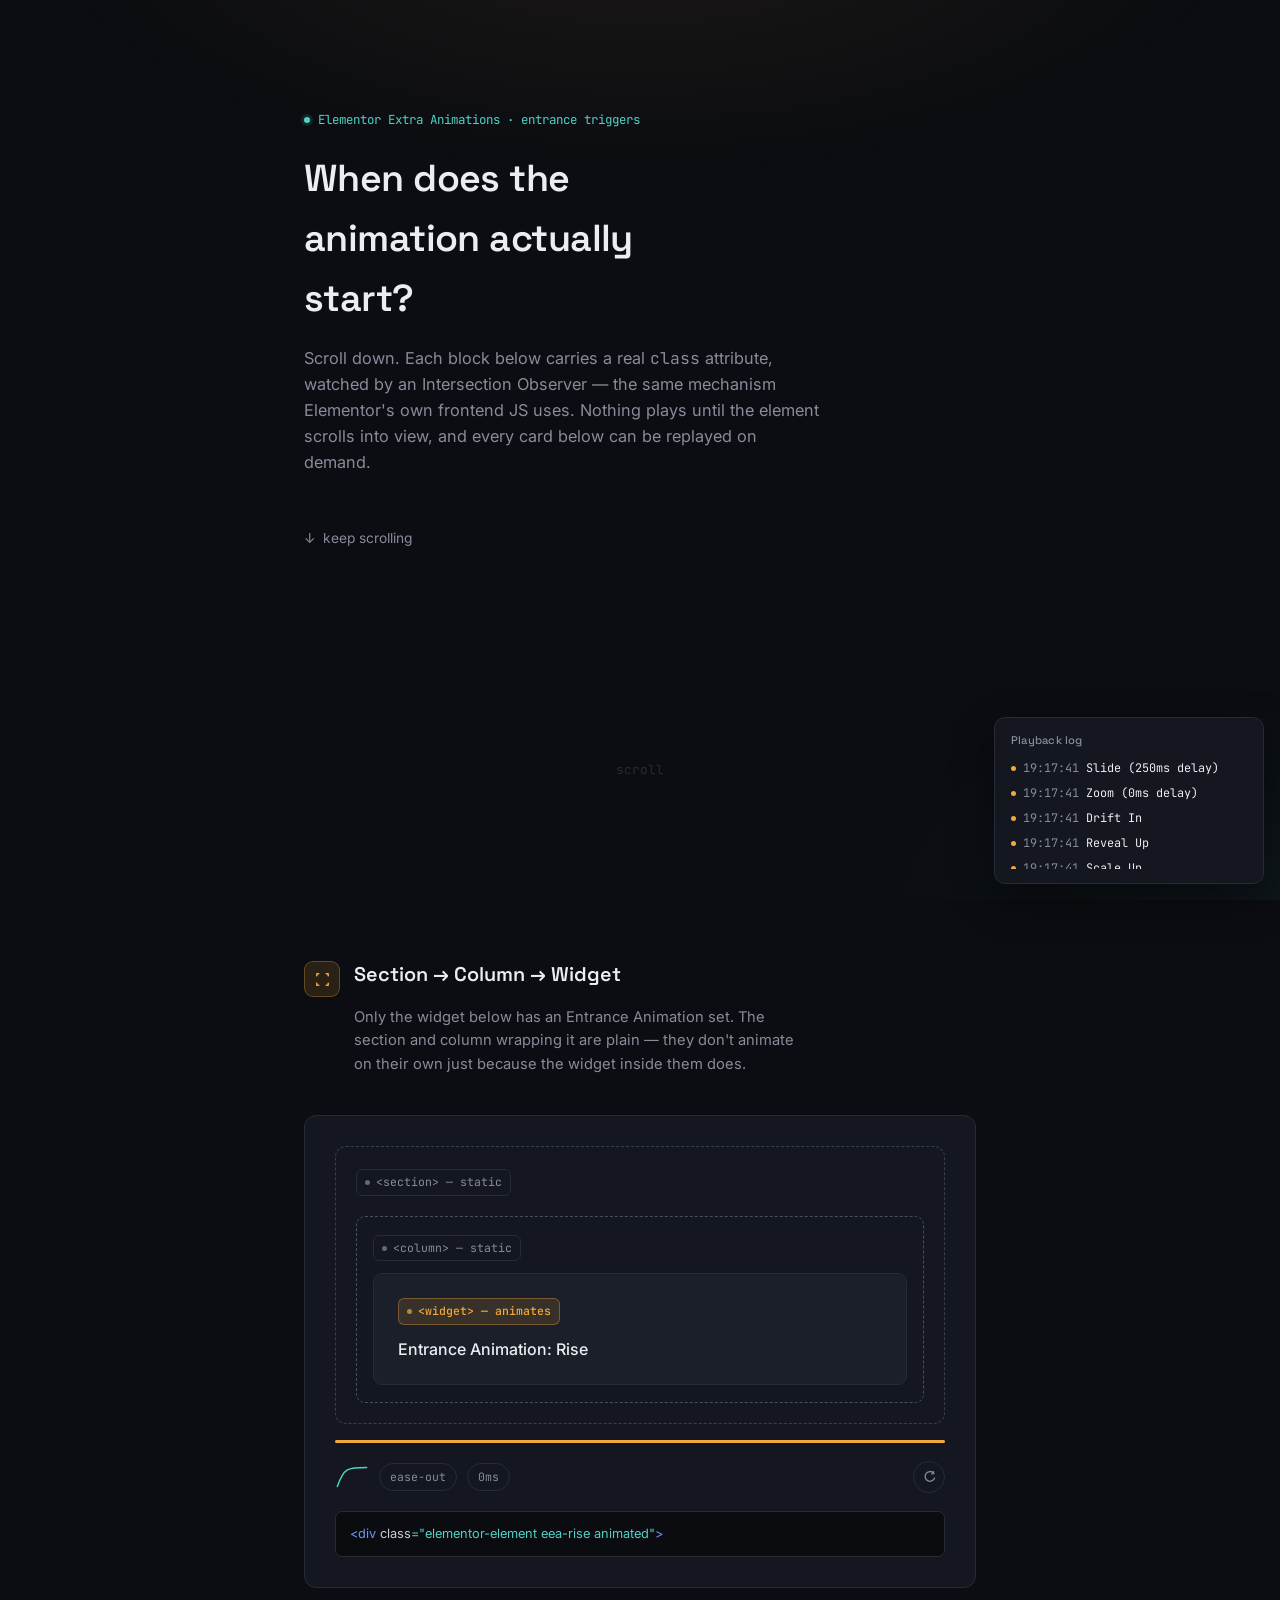
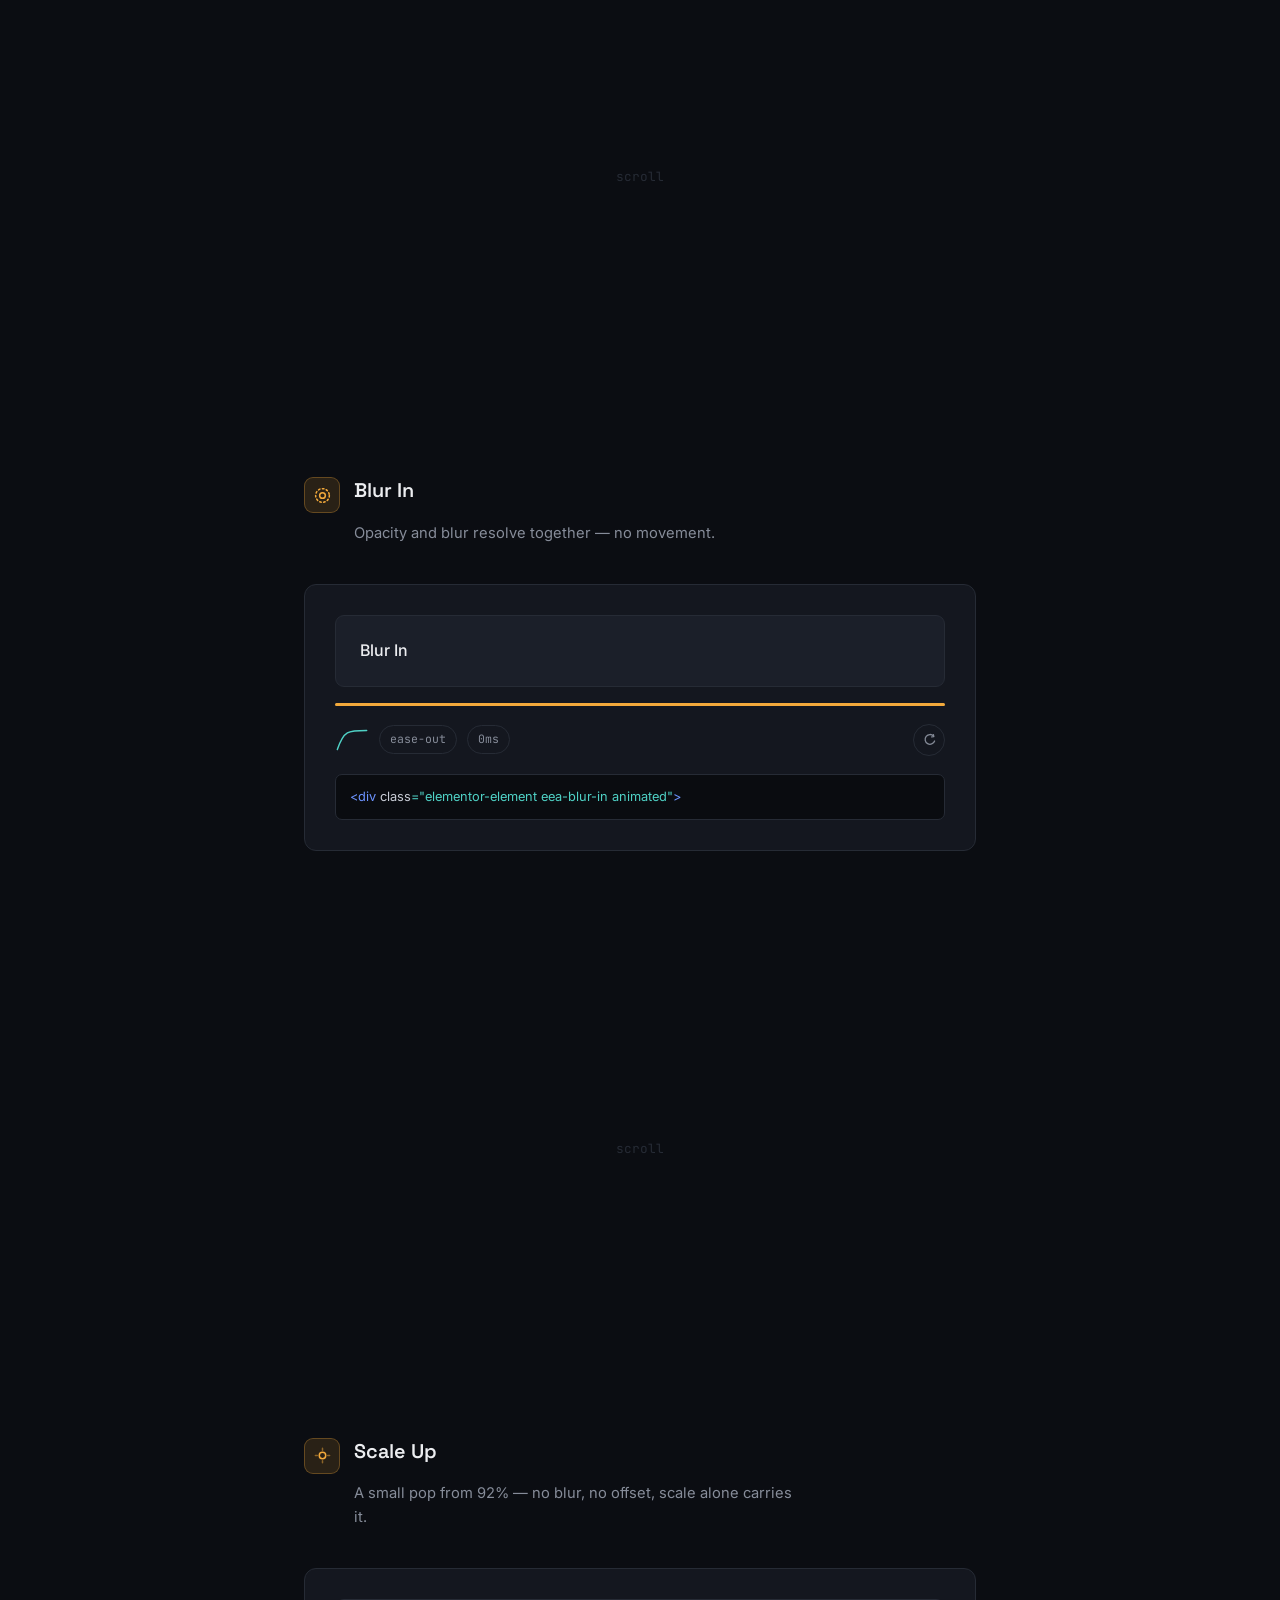
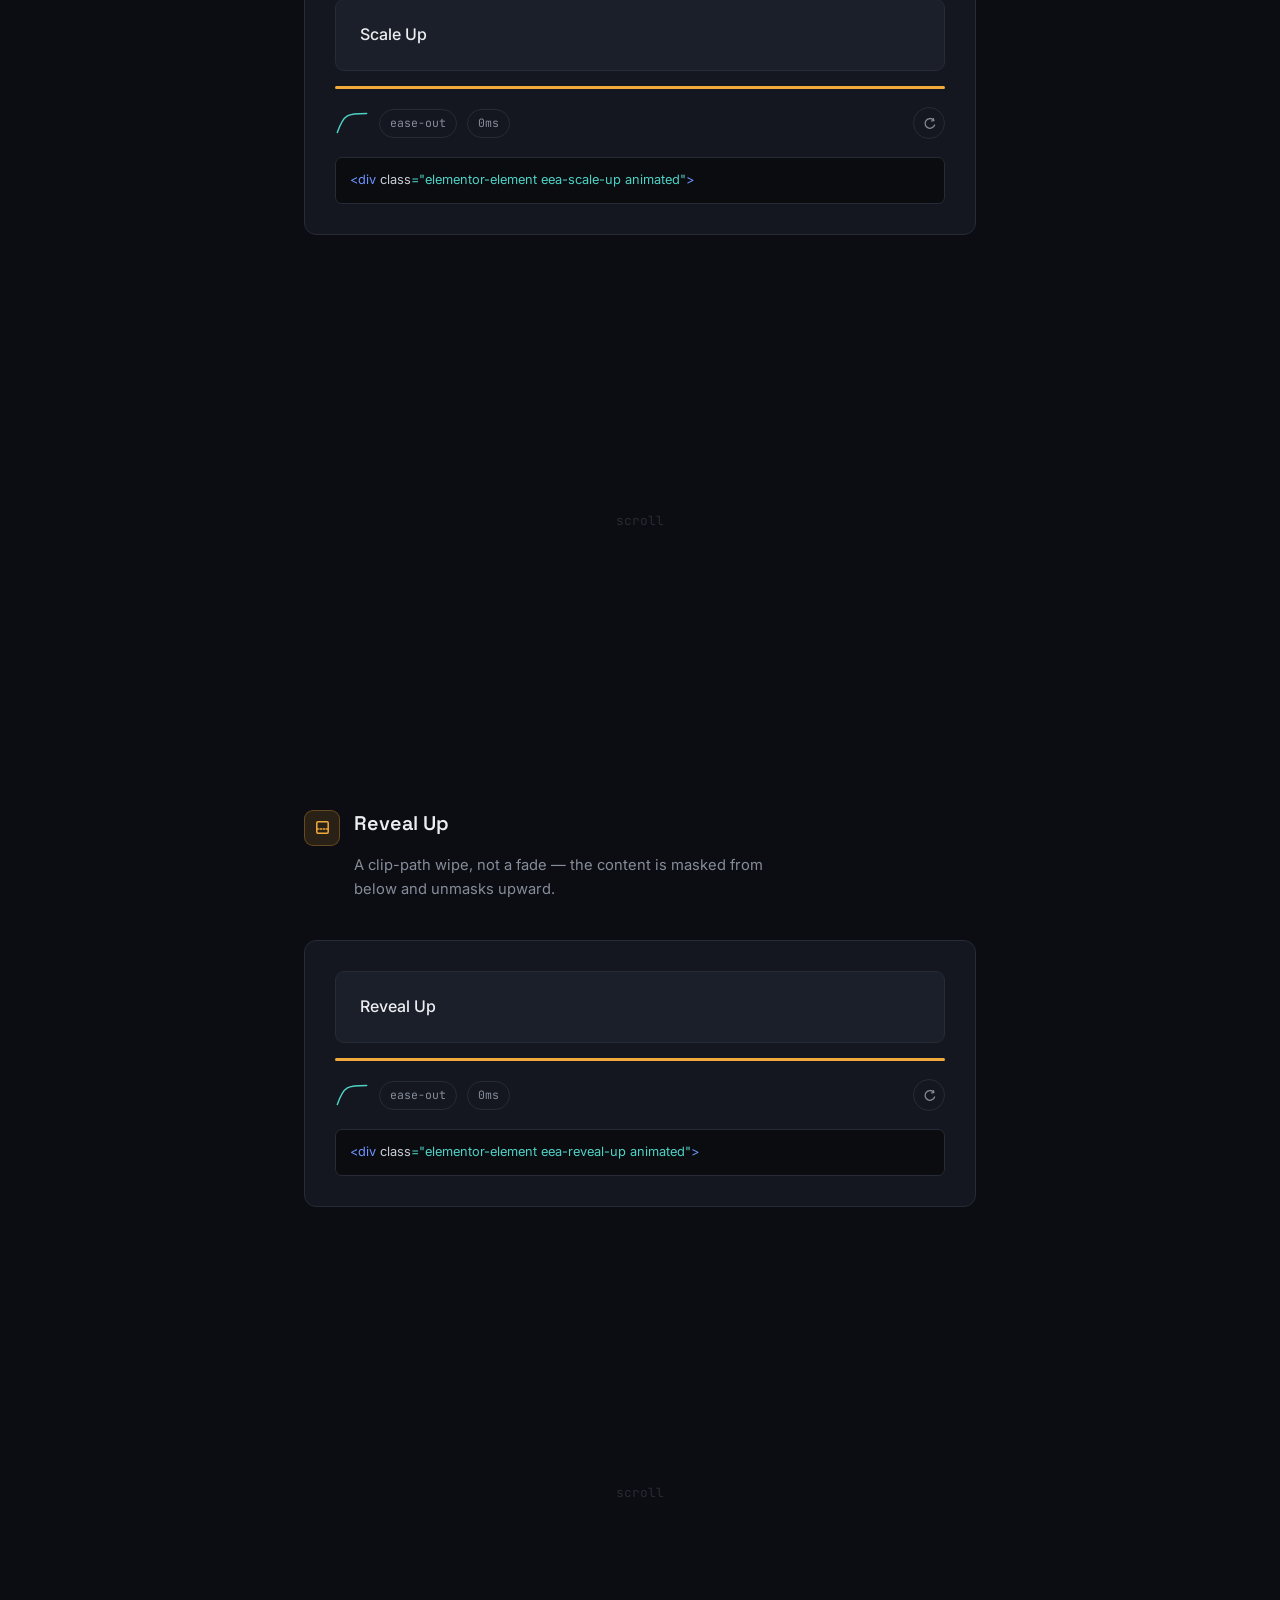
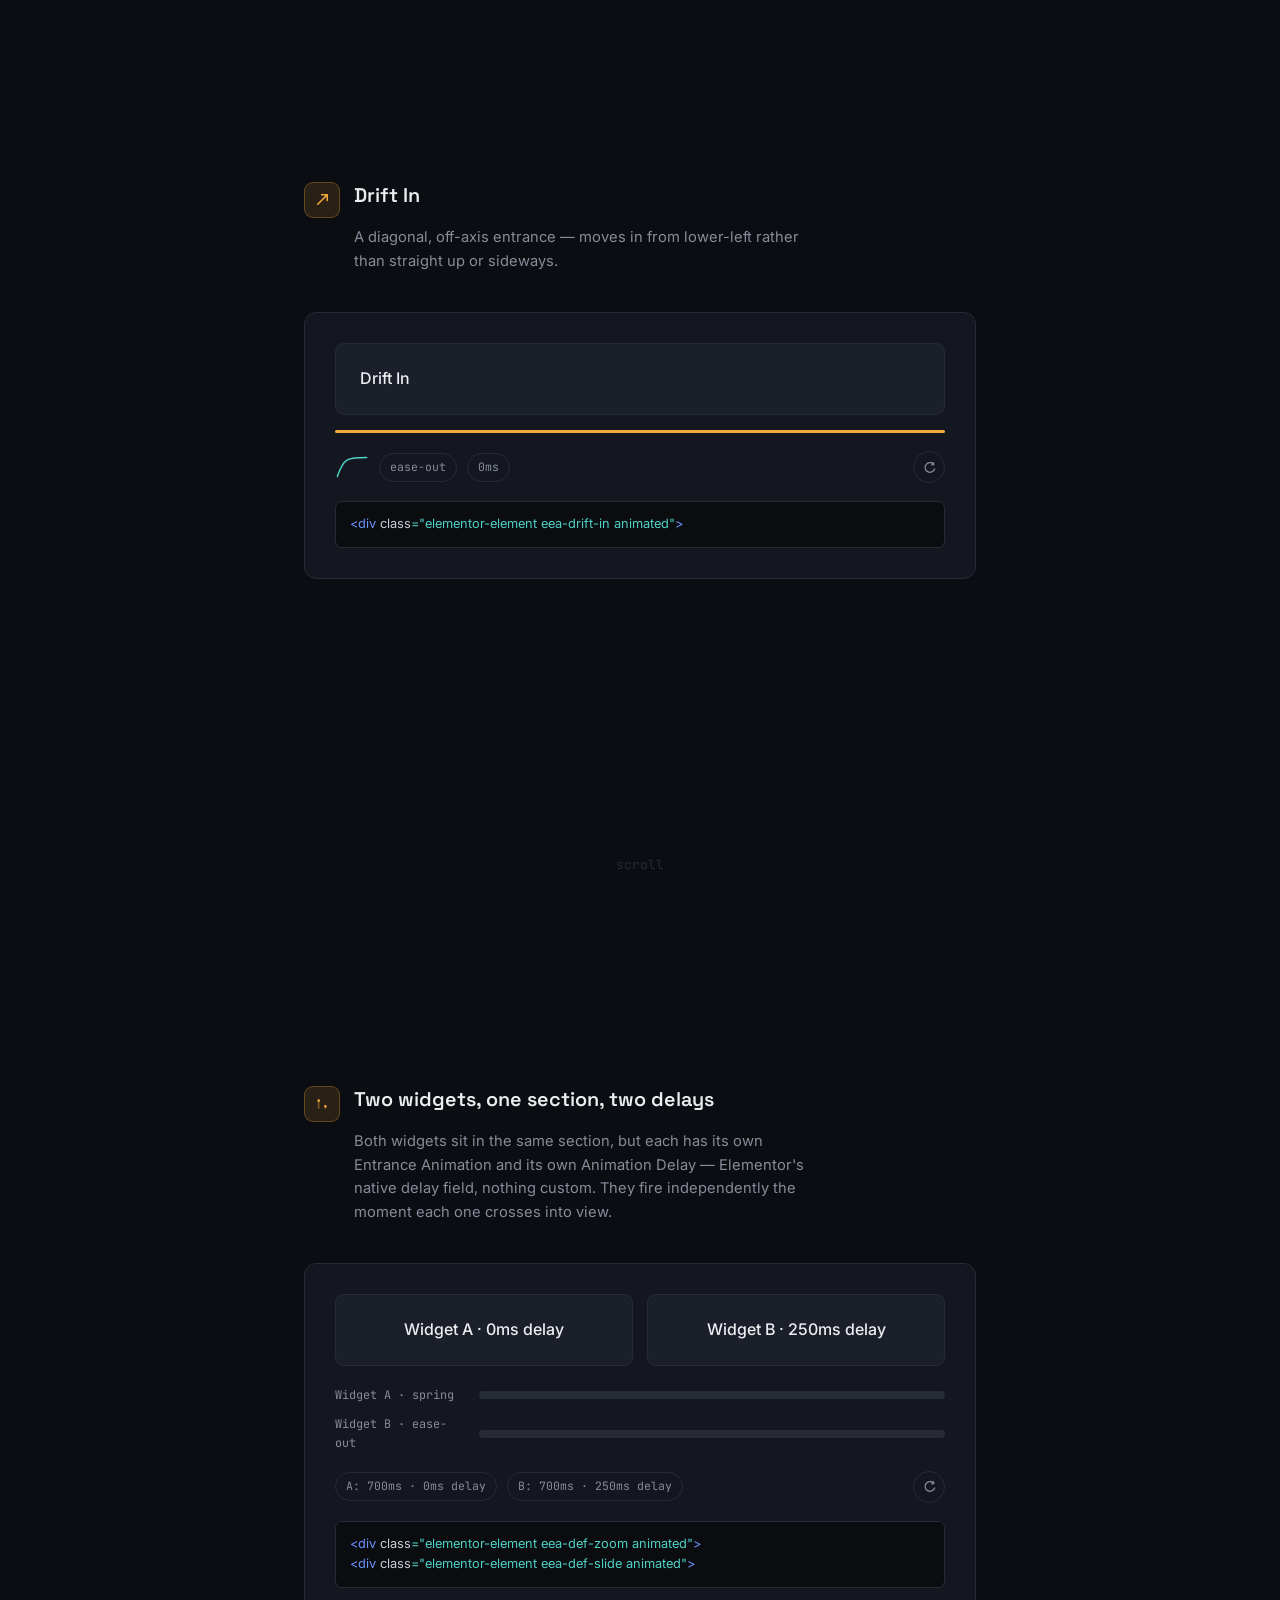
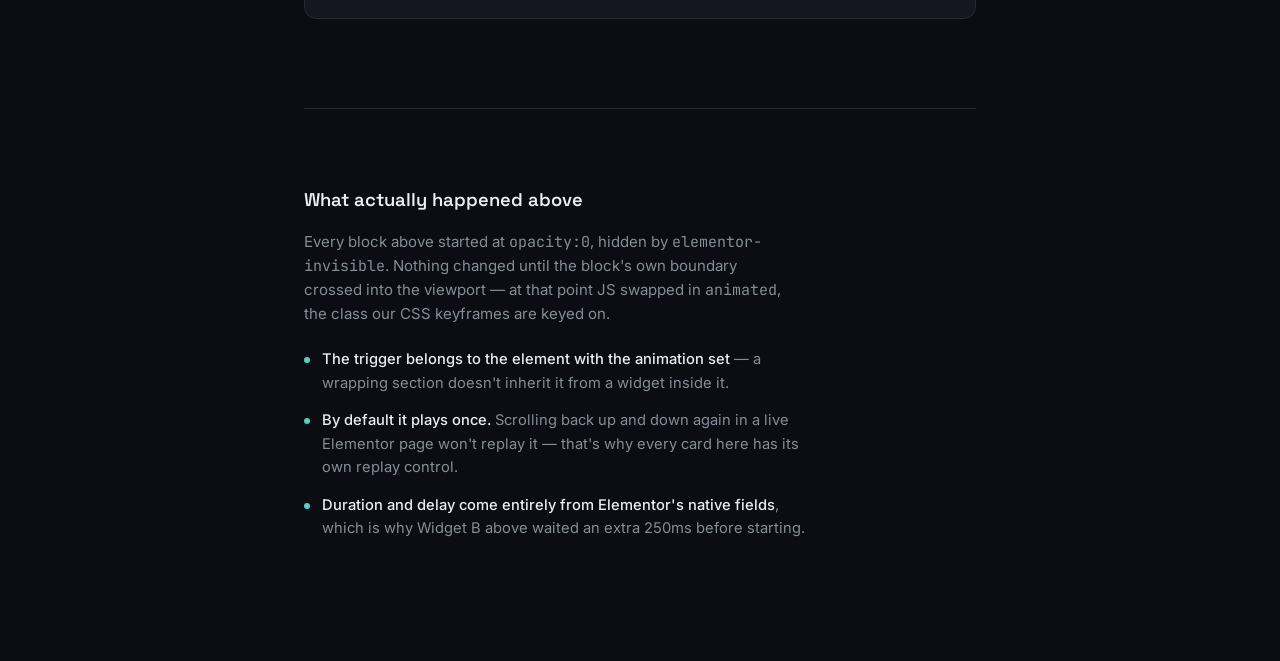
<file: index.html>
<!DOCTYPE html>
<html lang="en">
<head>
<!-- Demo for Elementor Extra Animations v1.0.0 — not part of the install, preview only. -->
<meta charset="UTF-8">
<meta name="viewport" content="width=device-width, initial-scale=1">
<title>How Elementor entrance animations trigger</title>
<link rel="preconnect" href="https://fonts.googleapis.com">
<link href="https://fonts.googleapis.com/css2?family=Space+Grotesk:wght@500;600;700&family=Inter:wght@400;500;600&family=JetBrains+Mono:wght@400;500&display=swap" rel="stylesheet">
<style>
  :root{
    --ink:#0B0D12;
    --panel:#14171F;
    --panel-2:#1B1F29;
    --line:#262B35;
    --text:#ECEDF0;
    --muted:#868C99;
    --amber:#F2A93B;
    --amber-soft:rgba(242,169,59,.13);
    --teal:#4FD1C5;
    --teal-soft:rgba(79,209,197,.13);
    --eea-ease-out: cubic-bezier(.22,1,.36,1);
    --eea-ease-spring: cubic-bezier(.34,1.56,.64,1);
  }
  *{box-sizing:border-box;}
  html{scroll-behavior:smooth;}
  body{
    margin:0;
    background:var(--ink);
    color:var(--text);
    font-family:'Inter',system-ui,sans-serif;
    line-height:1.6;
    position:relative;
  }
  h1,h2,h3{font-family:'Space Grotesk',system-ui,sans-serif; margin:0 0 .4em; font-weight:600;}
  code, .mono{font-family:'JetBrains Mono',ui-monospace,monospace;}

  /* soft vignette so the page reads as a considered surface, not flat black */
  body::before{
    content:"";
    position:fixed; inset:0; z-index:0; pointer-events:none;
    background:radial-gradient(ellipse 80% 50% at 50% -10%, rgba(242,169,59,.08), transparent 60%),
               radial-gradient(ellipse 60% 40% at 100% 100%, rgba(79,209,197,.05), transparent 60%);
  }

  .wrap{max-width:720px; margin:0 auto; padding:0 24px; position:relative; z-index:1;}

  /* ---- scroll progress ---- */
  .scroll-progress{position:fixed; top:0; left:0; height:2px; width:0%; background:var(--amber); z-index:50; transition:width .08s linear;}

  /* ---- intro ---- */
  .intro{padding:110px 0 68px;}
  .intro .kicker{font-family:'JetBrains Mono',monospace; font-size:.78rem; color:var(--teal); margin-bottom:18px; display:flex; align-items:center; gap:8px;}
  .intro .kicker .dot{width:6px; height:6px; border-radius:50%; background:var(--teal); box-shadow:0 0 0 3px var(--teal-soft);}
  .intro h1{font-size:2.35rem; letter-spacing:-.015em; max-width:14ch;}
  .intro h1 .line{display:block; overflow:hidden;}
  .intro h1 .line span{display:block;}
  .intro p{color:var(--muted); font-size:1.02rem; max-width:52ch;}
  .scroll-hint{margin-top:52px; color:var(--muted); font-size:.86rem; display:flex; align-items:center; gap:8px;}
  .scroll-hint .arrow{animation: bob 1.6s ease-in-out infinite;}
  @keyframes bob{0%,100%{transform:translateY(0);}50%{transform:translateY(6px);}}

  /* ---- spacer between demos, forces real scrolling ---- */
  .spacer{height:34vh; display:flex; align-items:center; justify-content:center;}
  .spacer span{color:var(--line); font-size:.8rem; font-family:'JetBrains Mono',monospace;}

  /* ---- demo section ---- */
  .demo{min-height:74vh; display:flex; flex-direction:column; justify-content:center; padding:36px 0;}
  .demo-head{display:flex; align-items:flex-start; gap:14px; margin-bottom:24px;}
  .demo-icon{
    flex:none; width:36px; height:36px; border-radius:9px;
    background:var(--amber-soft); border:1px solid rgba(242,169,59,.3);
    display:flex; align-items:center; justify-content:center; color:var(--amber);
    margin-top:2px;
  }
  .demo-icon svg{width:19px; height:19px;}
  .demo h2{font-size:1.24rem; margin-bottom:.25em;}
  .demo .desc{color:var(--muted); font-size:.92rem; max-width:50ch;}

  .stage{
    background:var(--panel);
    border:1px solid var(--line);
    border-radius:12px;
    padding:30px;
  }

  /* the element actually being observed/animated */
  .subject{
    background:var(--panel-2);
    border:1px solid var(--line);
    border-radius:9px;
    padding:22px 24px;
    font-weight:500;
  }

  /* timing bar directly under the subject — shows delay + duration as it plays */
  .timeline{height:3px; background:var(--line); border-radius:99px; overflow:hidden; margin-top:16px;}
  .timeline-fill{height:100%; width:100%; background:var(--amber); transform:scaleX(0); transform-origin:left;}
  .timeline-fill.playing{animation-name:eea-timeline-fill; animation-timing-function:linear; animation-fill-mode:both;}
  @keyframes eea-timeline-fill{ from{transform:scaleX(0);} to{transform:scaleX(1);} }

  .meta-row{display:flex; align-items:center; gap:10px; flex-wrap:wrap; margin-top:18px;}
  .curve{display:flex; align-items:center; gap:6px; color:var(--teal);}
  .curve svg{width:34px; height:22px; display:block;}
  .pill{font-family:'JetBrains Mono',monospace; font-size:.72rem; padding:4px 10px; border:1px solid var(--line); border-radius:99px; color:var(--muted); white-space:nowrap;}
  .replay-btn{
    margin-left:auto; flex:none;
    width:32px; height:32px; border-radius:50%;
    background:transparent; border:1px solid var(--line); color:var(--muted);
    display:flex; align-items:center; justify-content:center; cursor:pointer;
    transition:border-color .15s, color .15s, transform .15s;
  }
  .replay-btn svg{width:15px; height:15px;}
  .replay-btn:hover{border-color:var(--amber); color:var(--amber);}
  .replay-btn:active{transform:scale(.92);}
  .replay-btn:focus-visible{outline:2px solid var(--amber); outline-offset:2px;}

  .readout{
    margin-top:18px;
    padding:12px 14px;
    background:#0A0C10;
    border:1px solid var(--line);
    border-radius:7px;
    font-size:.8rem;
    color:var(--teal);
    overflow-x:auto;
    white-space:nowrap;
  }
  .readout .tag{color:#6C93FF;}
  .readout .attr{color:#C9CDD6;}
  .readout .val{color:var(--teal);}

  /* ---- anatomy demo (section > column > widget) ---- */
  .anatomy-section{ border:1px dashed #3A3F4B; border-radius:11px; padding:20px; }
  .anatomy-column{ border:1px dashed #4A4F5C; border-radius:9px; padding:16px; margin-top:8px;}
  .anatomy-chip{
    display:inline-flex; align-items:center; gap:6px;
    font-family:'JetBrains Mono',monospace; font-size:.72rem; color:var(--muted);
    border:1px solid var(--line); border-radius:6px; padding:3px 8px; margin-bottom:12px;
  }
  .anatomy-chip.animates{ color:var(--amber); border-color:rgba(242,169,59,.35); background:var(--amber-soft); }
  .anatomy-chip .stat{width:5px; height:5px; border-radius:50%; background:currentColor; opacity:.7;}

  /* ---- stagger demo: mini gantt showing the two independent delays ---- */
  .stagger-row{display:flex; gap:14px; flex-wrap:wrap;}
  .stagger-row .subject{flex:1; min-width:170px; text-align:center;}
  .gantt{margin-top:20px; display:flex; flex-direction:column; gap:10px;}
  .gantt-row{display:flex; align-items:center; gap:12px;}
  .gantt-label{width:132px; flex:none; font-family:'JetBrains Mono',monospace; font-size:.74rem; color:var(--muted);}
  .gantt-track{flex:1; height:8px; background:var(--line); border-radius:99px; position:relative; overflow:hidden;}
  .gantt-bar{position:absolute; top:0; height:100%; border-radius:99px; transform:scaleX(0); transform-origin:left;}
  .gantt-bar.playing{animation-name:eea-timeline-fill; animation-timing-function:linear; animation-fill-mode:both;}
  .gantt-row.a .gantt-bar{background:var(--amber);}
  .gantt-row.b .gantt-bar{background:var(--teal);}

  /* ---- log panel ---- */
  .log{
    position:fixed; right:16px; bottom:16px;
    width:270px; max-width:calc(100vw - 32px);
    background:var(--panel); border:1px solid var(--line);
    border-radius:11px; padding:14px 16px;
    font-size:.78rem;
    box-shadow:0 16px 40px rgba(0,0,0,.45);
    z-index:10;
  }
  .log h3{font-size:.7rem; text-transform:none; color:var(--muted); font-weight:500; margin-bottom:9px; letter-spacing:.02em;}
  .log ul{list-style:none; margin:0; padding:0; display:flex; flex-direction:column; gap:6px; max-height:110px; overflow-y:auto;}
  .log li{display:flex; align-items:baseline; gap:7px; color:var(--text); font-family:'JetBrains Mono',monospace; font-size:.74rem;}
  .log li .t{color:var(--muted); flex:none;}
  .log li::before{content:""; width:5px; height:5px; border-radius:50%; background:var(--amber); flex:none; align-self:center;}
  .log li.empty::before{display:none;}
  .log .empty{color:var(--muted); font-style:normal;}

  .footer{padding:76px 0 120px; border-top:1px solid var(--line); margin-top:24px;}
  .footer h2{font-size:1.15rem;}
  .footer p{color:var(--muted); font-size:.94rem; max-width:54ch;}
  .footer .points{margin-top:22px; display:flex; flex-direction:column; gap:14px;}
  .footer .point{display:flex; gap:12px; align-items:flex-start;}
  .footer .point .mark{flex:none; width:6px; height:6px; border-radius:50%; background:var(--teal); margin-top:9px;}
  .footer .point p{margin:0; color:var(--muted); font-size:.92rem;}
  .footer .point strong{color:var(--text); font-weight:500;}

  /* =========== real kit CSS, copied as-is =========== */
  .elementor-element.elementor-invisible{ opacity:0; }
  .elementor-element.animated{
    animation-fill-mode: both;
    will-change: transform, opacity, filter;
  }
  .elementor-element.animated.eea-rise{ animation-name:eea-rise; animation-timing-function:var(--eea-ease-out); animation-duration:.8s; }
  .elementor-element.animated.eea-blur-in{ animation-name:eea-blur-in; animation-timing-function:var(--eea-ease-out); animation-duration:.8s; }
  .elementor-element.animated.eea-scale-up{ animation-name:eea-scale-up; animation-timing-function:var(--eea-ease-out); animation-duration:.8s; }
  .elementor-element.animated.eea-reveal-up{ animation-name:eea-reveal-up; animation-timing-function:var(--eea-ease-out); animation-duration:.8s; }
  .elementor-element.animated.eea-drift-in{ animation-name:eea-drift-in; animation-timing-function:var(--eea-ease-out); animation-duration:.8s; }
  .elementor-element.animated.eea-def-zoom{ animation-name:qz-def-zoom-stand-in; animation-timing-function:var(--eea-ease-spring); animation-duration:.7s; }
  .elementor-element.animated.eea-def-slide{ animation-name:eea-def-slide-stand-in; animation-timing-function:var(--eea-ease-out); animation-duration:.7s; }

  @keyframes eea-rise{ from{opacity:0; transform:translate3d(0,24px,0);} to{opacity:1; transform:translate3d(0,0,0);} }
  @keyframes eea-blur-in{ from{opacity:0; filter:blur(8px);} to{opacity:1; filter:blur(0);} }
  @keyframes eea-scale-up{ from{opacity:0; transform:scale3d(.92,.92,1);} to{opacity:1; transform:scale3d(1,1,1);} }
  @keyframes eea-reveal-up{ from{opacity:0; clip-path:inset(100% 0 0 0); transform:translate3d(0,12px,0);} to{opacity:1; clip-path:inset(0 0 0 0); transform:translate3d(0,0,0);} }
  @keyframes eea-drift-in{ from{opacity:0; transform:translate3d(-16px,8px,0);} to{opacity:1; transform:translate3d(0,0,0);} }
  @keyframes qz-def-zoom-stand-in{ from{opacity:0; transform:scale3d(.94,.94,1);} to{opacity:1; transform:scale3d(1,1,1);} }
  @keyframes eea-def-slide-stand-in{ from{opacity:0; transform:translate3d(0,40px,0);} to{opacity:1; transform:translate3d(0,0,0);} }

  /* hero heading plays its own entrance once, on load */
  .intro h1.eea-hero{ opacity:0; transform:translate3d(0,18px,0); }
  .intro h1.eea-hero.animated{
    animation-name:eea-rise; animation-duration:.9s; animation-timing-function:var(--eea-ease-out); animation-fill-mode:both;
  }

  @media (prefers-reduced-motion: reduce){
    .elementor-element.animated, .intro h1.eea-hero.animated, .timeline-fill.playing, .gantt-bar.playing{ animation:none !important; }
    .elementor-invisible{ opacity:1 !important; filter:none !important; transform:none !important; }
    .intro h1.eea-hero{ opacity:1 !important; transform:none !important; }
    .scroll-hint .arrow{ animation:none !important; }
  }

  @media (max-width:600px){
    .intro{ padding:88px 0 52px; }
    .intro h1{ font-size:1.85rem; }
    .stage{ padding:22px; }
    .gantt-label{ width:104px; font-size:.68rem; }
  }
</style>
</head>
<body>

<div class="scroll-progress" id="scroll-progress"></div>

<div class="wrap">

  <div class="intro">
    <div class="kicker"><span class="dot"></span>Elementor Extra Animations · entrance triggers</div>
    <h1 class="eea-hero" id="hero-heading">When does the animation actually start?</h1>
    <p>Scroll down. Each block below carries a real <code>class</code> attribute, watched by an Intersection Observer — the same mechanism Elementor's own frontend JS uses. Nothing plays until the element scrolls into view, and every card below can be replayed on demand.</p>
    <div class="scroll-hint"><span class="arrow">↓</span> keep scrolling</div>
  </div>

  <div class="spacer"><span>scroll</span></div>

  <!-- ANATOMY: section > column > widget -->
  <div class="demo" id="demo-anatomy">
    <div class="demo-head">
      <div class="demo-icon">
        <svg viewBox="0 0 20 20" fill="none" stroke="currentColor" stroke-width="1.6" stroke-linecap="round" stroke-linejoin="round">
          <path d="M6 4 H4 V6 M14 4 H16 V6 M6 16 H4 V14 M14 16 H16 V14"/>
        </svg>
      </div>
      <div>
        <h2>Section → Column → Widget</h2>
        <p class="desc">Only the widget below has an Entrance Animation set. The section and column wrapping it are plain — they don't animate on their own just because the widget inside them does.</p>
      </div>
    </div>
    <div class="stage">
      <div class="anatomy-section">
        <span class="anatomy-chip"><span class="stat"></span>&lt;section&gt; — static</span>
        <div class="anatomy-column">
          <span class="anatomy-chip"><span class="stat"></span>&lt;column&gt; — static</span>
          <div class="subject elementor-element eea-rise elementor-invisible" data-name="Rise" data-class="eea-rise">
            <span class="anatomy-chip animates" style="margin:0 0 12px;"><span class="stat"></span>&lt;widget&gt; — animates</span><br>
            Entrance Animation: Rise
          </div>
        </div>
      </div>
      <div class="timeline"><div class="timeline-fill"></div></div>
      <div class="meta-row">
        <div class="curve">
          <svg viewBox="0 0 44 30"><path d="M2 28 C10.8 2 16.4 2 42 2" fill="none" stroke="currentColor" stroke-width="2" stroke-linecap="round"/></svg>
        </div>
        <span class="pill">ease-out</span>
        <span class="pill dur-pill">—</span>
        <button class="replay-btn" type="button" aria-label="Replay animation">
          <svg viewBox="0 0 20 20" fill="none" stroke="currentColor" stroke-width="1.7" stroke-linecap="round" stroke-linejoin="round"><path d="M15.5 5.5A6.5 6.5 0 1 0 16.8 12" /><path d="M15.2 3.4 15.7 6.2 12.9 6.6"/></svg>
        </button>
      </div>
      <div class="readout" data-readout-for="demo-anatomy"></div>
    </div>
  </div>

  <div class="spacer"><span>scroll</span></div>

  <div class="demo" id="demo-blur">
    <div class="demo-head">
      <div class="demo-icon">
        <svg viewBox="0 0 20 20" fill="none" stroke="currentColor" stroke-width="1.6" stroke-linecap="round" stroke-linejoin="round">
          <circle cx="10" cy="10" r="3"/><circle cx="10" cy="10" r="7.2" stroke-dasharray="1.6 2.6"/>
        </svg>
      </div>
      <div>
        <h2>Blur In</h2>
        <p class="desc">Opacity and blur resolve together — no movement.</p>
      </div>
    </div>
    <div class="stage">
      <div class="subject elementor-element eea-blur-in elementor-invisible" data-name="Blur In" data-class="eea-blur-in">Blur In</div>
      <div class="timeline"><div class="timeline-fill"></div></div>
      <div class="meta-row">
        <div class="curve">
          <svg viewBox="0 0 44 30"><path d="M2 28 C10.8 2 16.4 2 42 2" fill="none" stroke="currentColor" stroke-width="2" stroke-linecap="round"/></svg>
        </div>
        <span class="pill">ease-out</span>
        <span class="pill dur-pill">—</span>
        <button class="replay-btn" type="button" aria-label="Replay animation">
          <svg viewBox="0 0 20 20" fill="none" stroke="currentColor" stroke-width="1.7" stroke-linecap="round" stroke-linejoin="round"><path d="M15.5 5.5A6.5 6.5 0 1 0 16.8 12" /><path d="M15.2 3.4 15.7 6.2 12.9 6.6"/></svg>
        </button>
      </div>
      <div class="readout" data-readout-for="demo-blur"></div>
    </div>
  </div>

  <div class="spacer"><span>scroll</span></div>

  <div class="demo" id="demo-scale">
    <div class="demo-head">
      <div class="demo-icon">
        <svg viewBox="0 0 20 20" fill="none" stroke="currentColor" stroke-width="1.6" stroke-linecap="round" stroke-linejoin="round">
          <circle cx="10" cy="10" r="3.4"/><path d="M10 4.5 V2.5 M10 17.5 V15.5 M4.5 10 H2.5 M17.5 10 H15.5" opacity=".5"/>
        </svg>
      </div>
      <div>
        <h2>Scale Up</h2>
        <p class="desc">A small pop from 92% — no blur, no offset, scale alone carries it.</p>
      </div>
    </div>
    <div class="stage">
      <div class="subject elementor-element eea-scale-up elementor-invisible" data-name="Scale Up" data-class="eea-scale-up">Scale Up</div>
      <div class="timeline"><div class="timeline-fill"></div></div>
      <div class="meta-row">
        <div class="curve">
          <svg viewBox="0 0 44 30"><path d="M2 28 C10.8 2 16.4 2 42 2" fill="none" stroke="currentColor" stroke-width="2" stroke-linecap="round"/></svg>
        </div>
        <span class="pill">ease-out</span>
        <span class="pill dur-pill">—</span>
        <button class="replay-btn" type="button" aria-label="Replay animation">
          <svg viewBox="0 0 20 20" fill="none" stroke="currentColor" stroke-width="1.7" stroke-linecap="round" stroke-linejoin="round"><path d="M15.5 5.5A6.5 6.5 0 1 0 16.8 12" /><path d="M15.2 3.4 15.7 6.2 12.9 6.6"/></svg>
        </button>
      </div>
      <div class="readout" data-readout-for="demo-scale"></div>
    </div>
  </div>

  <div class="spacer"><span>scroll</span></div>

  <div class="demo" id="demo-reveal">
    <div class="demo-head">
      <div class="demo-icon">
        <svg viewBox="0 0 20 20" fill="none" stroke="currentColor" stroke-width="1.6" stroke-linecap="round" stroke-linejoin="round">
          <rect x="4" y="4" width="12" height="12" rx="1.2"/><path d="M4 11.5 H16" stroke-dasharray="1.6 1.8"/>
        </svg>
      </div>
      <div>
        <h2>Reveal Up</h2>
        <p class="desc">A clip-path wipe, not a fade — the content is masked from below and unmasks upward.</p>
      </div>
    </div>
    <div class="stage">
      <div class="subject elementor-element eea-reveal-up elementor-invisible" data-name="Reveal Up" data-class="eea-reveal-up">Reveal Up</div>
      <div class="timeline"><div class="timeline-fill"></div></div>
      <div class="meta-row">
        <div class="curve">
          <svg viewBox="0 0 44 30"><path d="M2 28 C10.8 2 16.4 2 42 2" fill="none" stroke="currentColor" stroke-width="2" stroke-linecap="round"/></svg>
        </div>
        <span class="pill">ease-out</span>
        <span class="pill dur-pill">—</span>
        <button class="replay-btn" type="button" aria-label="Replay animation">
          <svg viewBox="0 0 20 20" fill="none" stroke="currentColor" stroke-width="1.7" stroke-linecap="round" stroke-linejoin="round"><path d="M15.5 5.5A6.5 6.5 0 1 0 16.8 12" /><path d="M15.2 3.4 15.7 6.2 12.9 6.6"/></svg>
        </button>
      </div>
      <div class="readout" data-readout-for="demo-reveal"></div>
    </div>
  </div>

  <div class="spacer"><span>scroll</span></div>

  <div class="demo" id="demo-drift">
    <div class="demo-head">
      <div class="demo-icon">
        <svg viewBox="0 0 20 20" fill="none" stroke="currentColor" stroke-width="1.6" stroke-linecap="round" stroke-linejoin="round">
          <path d="M5 15 L15 5 M9 5 H15 V11"/>
        </svg>
      </div>
      <div>
        <h2>Drift In</h2>
        <p class="desc">A diagonal, off-axis entrance — moves in from lower-left rather than straight up or sideways.</p>
      </div>
    </div>
    <div class="stage">
      <div class="subject elementor-element eea-drift-in elementor-invisible" data-name="Drift In" data-class="eea-drift-in">Drift In</div>
      <div class="timeline"><div class="timeline-fill"></div></div>
      <div class="meta-row">
        <div class="curve">
          <svg viewBox="0 0 44 30"><path d="M2 28 C10.8 2 16.4 2 42 2" fill="none" stroke="currentColor" stroke-width="2" stroke-linecap="round"/></svg>
        </div>
        <span class="pill">ease-out</span>
        <span class="pill dur-pill">—</span>
        <button class="replay-btn" type="button" aria-label="Replay animation">
          <svg viewBox="0 0 20 20" fill="none" stroke="currentColor" stroke-width="1.7" stroke-linecap="round" stroke-linejoin="round"><path d="M15.5 5.5A6.5 6.5 0 1 0 16.8 12" /><path d="M15.2 3.4 15.7 6.2 12.9 6.6"/></svg>
        </button>
      </div>
      <div class="readout" data-readout-for="demo-drift"></div>
    </div>
  </div>

  <div class="spacer"><span>scroll</span></div>

  <!-- STAGGER: two widgets, one section, independent triggers + delay -->
  <div class="demo" id="demo-stagger">
    <div class="demo-head">
      <div class="demo-icon">
        <svg viewBox="0 0 20 20" fill="none" stroke="currentColor" stroke-width="1.6" stroke-linecap="round" stroke-linejoin="round">
          <circle cx="6" cy="7" r="1.4" fill="currentColor" stroke="none"/><circle cx="13" cy="13" r="1.4" fill="currentColor" stroke="none"/><path d="M6 7 V15 M13 13 V15" opacity=".4"/>
        </svg>
      </div>
      <div>
        <h2>Two widgets, one section, two delays</h2>
        <p class="desc">Both widgets sit in the same section, but each has its own Entrance Animation and its own Animation Delay — Elementor's native delay field, nothing custom. They fire independently the moment each one crosses into view.</p>
      </div>
    </div>
    <div class="stage">
      <div class="stagger-row">
        <div class="subject elementor-element eea-def-zoom elementor-invisible" data-name="Zoom (0ms delay)" data-class="eea-def-zoom" style="animation-delay:0ms;">Widget A · 0ms delay</div>
        <div class="subject elementor-element eea-def-slide elementor-invisible" data-name="Slide (250ms delay)" data-class="eea-def-slide" style="animation-delay:250ms;">Widget B · 250ms delay</div>
      </div>
      <div class="gantt">
        <div class="gantt-row a"><span class="gantt-label">Widget A · spring</span><div class="gantt-track"><div class="gantt-bar" data-target="0"></div></div></div>
        <div class="gantt-row b"><span class="gantt-label">Widget B · ease-out</span><div class="gantt-track"><div class="gantt-bar" data-target="1"></div></div></div>
      </div>
      <div class="meta-row">
        <span class="pill">A: 700ms · 0ms delay</span>
        <span class="pill">B: 700ms · 250ms delay</span>
        <button class="replay-btn" type="button" aria-label="Replay both animations">
          <svg viewBox="0 0 20 20" fill="none" stroke="currentColor" stroke-width="1.7" stroke-linecap="round" stroke-linejoin="round"><path d="M15.5 5.5A6.5 6.5 0 1 0 16.8 12" /><path d="M15.2 3.4 15.7 6.2 12.9 6.6"/></svg>
        </button>
      </div>
      <div class="readout" data-readout-for="demo-stagger"></div>
    </div>
  </div>

  <div class="footer">
    <h2>What actually happened above</h2>
    <p>Every block above started at <code>opacity:0</code>, hidden by <code>elementor-invisible</code>. Nothing changed until the block's own boundary crossed into the viewport — at that point JS swapped in <code>animated</code>, the class our CSS keyframes are keyed on.</p>
    <div class="points">
      <div class="point"><span class="mark"></span><p><strong>The trigger belongs to the element with the animation set</strong> — a wrapping section doesn't inherit it from a widget inside it.</p></div>
      <div class="point"><span class="mark"></span><p><strong>By default it plays once.</strong> Scrolling back up and down again in a live Elementor page won't replay it — that's why every card here has its own replay control.</p></div>
      <div class="point"><span class="mark"></span><p><strong>Duration and delay come entirely from Elementor's native fields</strong>, which is why Widget B above waited an extra 250ms before starting.</p></div>
    </div>
  </div>

</div>

<div class="log">
  <h3>Playback log</h3>
  <ul id="log-list"><li class="empty">— nothing triggered yet —</li></ul>
</div>

<script>
  const logList = document.getElementById('log-list');
  let logged = false;

  function addLog(name){
    if(!logged){ logList.innerHTML = ''; logged = true; }
    const li = document.createElement('li');
    const t = new Date().toLocaleTimeString([], {hour12:false});
    li.innerHTML = `<span class="t">${t}</span><span>${name}</span>`;
    logList.prepend(li);
    while(logList.children.length > 5) logList.removeChild(logList.lastChild);
  }

  function fmtMs(v){
    const n = parseFloat(v) * (v.trim().endsWith('ms') ? 1 : 1000);
    return Math.round(n) + 'ms';
  }

  function renderReadout(el, animated){
    const demo = el.closest('.demo');
    if(!demo) return;
    const box = demo.querySelector('.readout');
    if(!box) return;
    const cls = animated
      ? `elementor-element ${el.dataset.class} animated`
      : `elementor-element ${el.dataset.class} elementor-invisible`;
    box.innerHTML = `<span class="tag">&lt;div</span> <span class="attr">class</span>=<span class="val">"${cls}"</span><span class="tag">&gt;</span>`;
  }

  // duration/delay pill text, read straight off computed style so it can never drift from the real CSS
  document.querySelectorAll('.demo').forEach(demo => {
    const subject = demo.querySelector('.subject');
    const pill = demo.querySelector('.dur-pill');
    if(!subject || !pill) return;
    const cs = getComputedStyle(subject);
    const dur = fmtMs(cs.animationDuration);
    const delay = fmtMs(cs.animationDelay);
    pill.textContent = delay === '0ms' ? dur : `${dur} · ${delay} delay`;
  });

  function playSubject(el){
    const demo = el.closest('.demo');
    const fill = demo ? demo.querySelector('.timeline-fill') : null;
    el.classList.remove('elementor-invisible');
    el.classList.add('animated');
    renderReadout(el, true);
    addLog(el.dataset.name);
    if(fill){
      const cs = getComputedStyle(el);
      fill.style.animationDuration = cs.animationDuration;
      fill.style.animationDelay = cs.animationDelay;
      fill.classList.add('playing');
    }
  }

  function resetSubject(el){
    const demo = el.closest('.demo');
    const fill = demo ? demo.querySelector('.timeline-fill') : null;
    el.classList.remove('animated');
    el.classList.add('elementor-invisible');
    renderReadout(el, false);
    if(fill) fill.classList.remove('playing');
    void el.offsetWidth; // force reflow so the next animation actually restarts
  }

  const subjects = document.querySelectorAll('.demo:not(#demo-stagger) .subject');
  subjects.forEach(el => renderReadout(el, false));

  const observer = new IntersectionObserver((entries) => {
    entries.forEach(entry => {
      if(entry.isIntersecting){
        playSubject(entry.target);
        observer.unobserve(entry.target); // matches Elementor's default: fires once on scroll
      }
    });
  }, { threshold: 0.3, rootMargin: '0px 0px -10% 0px' });

  subjects.forEach(el => observer.observe(el));

  // replay buttons — single-subject demos
  document.querySelectorAll('.demo:not(#demo-stagger) .replay-btn').forEach(btn => {
    const demo = btn.closest('.demo');
    const subject = demo.querySelector('.subject');
    btn.addEventListener('click', () => {
      resetSubject(subject);
      requestAnimationFrame(() => requestAnimationFrame(() => playSubject(subject)));
    });
  });

  // ---- stagger demo: two subjects + a gantt bar each ----
  const staggerDemo = document.getElementById('demo-stagger');
  const staggerSubjects = [...staggerDemo.querySelectorAll('.subject')];
  const ganttBars = [...staggerDemo.querySelectorAll('.gantt-bar')];

  function renderStaggerReadout(animated){
    const box = staggerDemo.querySelector('.readout');
    const lines = staggerSubjects.map(el => {
      const cls = animated
        ? `elementor-element ${el.dataset.class} animated`
        : `elementor-element ${el.dataset.class} elementor-invisible`;
      return `<span class="tag">&lt;div</span> <span class="attr">class</span>=<span class="val">"${cls}"</span><span class="tag">&gt;</span>`;
    });
    box.innerHTML = lines.join('<br>');
  }
  renderStaggerReadout(false);

  function playStagger(){
    staggerSubjects.forEach((el, i) => {
      el.classList.remove('elementor-invisible');
      el.classList.add('animated');
      addLog(el.dataset.name);
      const cs = getComputedStyle(el);
      const bar = ganttBars[i];
      bar.style.animationDuration = cs.animationDuration;
      bar.style.animationDelay = cs.animationDelay;
      bar.classList.add('playing');
    });
    renderStaggerReadout(true);
  }

  const staggerObserver = new IntersectionObserver((entries) => {
    entries.forEach(entry => {
      if(entry.isIntersecting){
        playStagger();
        staggerObserver.unobserve(staggerDemo);
      }
    });
  }, { threshold: 0.3, rootMargin: '0px 0px -10% 0px' });
  staggerObserver.observe(staggerDemo);

  staggerDemo.querySelector('.replay-btn').addEventListener('click', () => {
    staggerSubjects.forEach(el => { el.classList.remove('animated'); el.classList.add('elementor-invisible'); });
    ganttBars.forEach(bar => bar.classList.remove('playing'));
    renderStaggerReadout(false);
    void staggerDemo.offsetWidth;
    requestAnimationFrame(() => requestAnimationFrame(playStagger));
  });

  // hero heading plays once, shortly after load — the page's own opening move
  window.addEventListener('DOMContentLoaded', () => {
    const hero = document.getElementById('hero-heading');
    setTimeout(() => hero.classList.add('animated'), 180);
  });

  // top scroll progress bar
  const progressBar = document.getElementById('scroll-progress');
  function updateProgress(){
    const h = document.documentElement;
    const scrolled = h.scrollTop;
    const max = h.scrollHeight - h.clientHeight;
    progressBar.style.width = max > 0 ? (scrolled / max * 100) + '%' : '0%';
  }
  document.addEventListener('scroll', updateProgress, { passive: true });
  updateProgress();
</script>

</body>
</html>
</file>
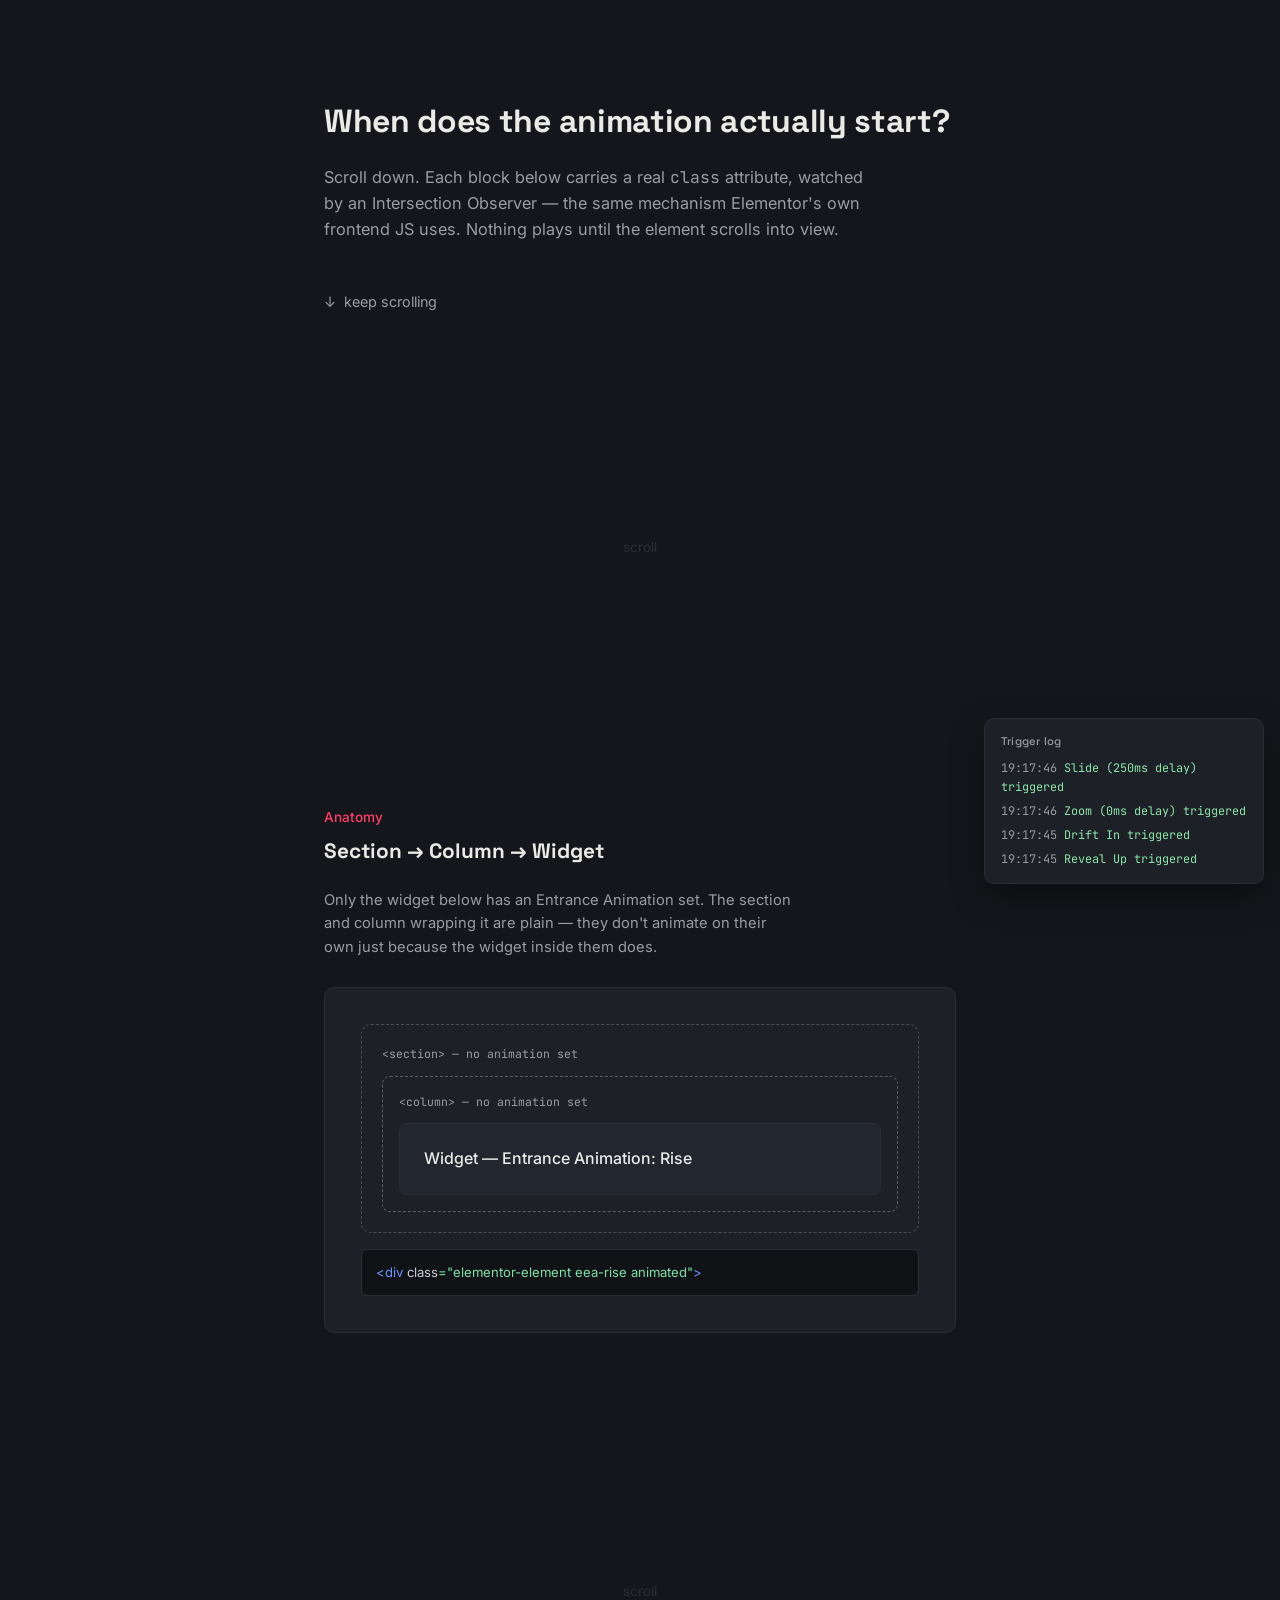
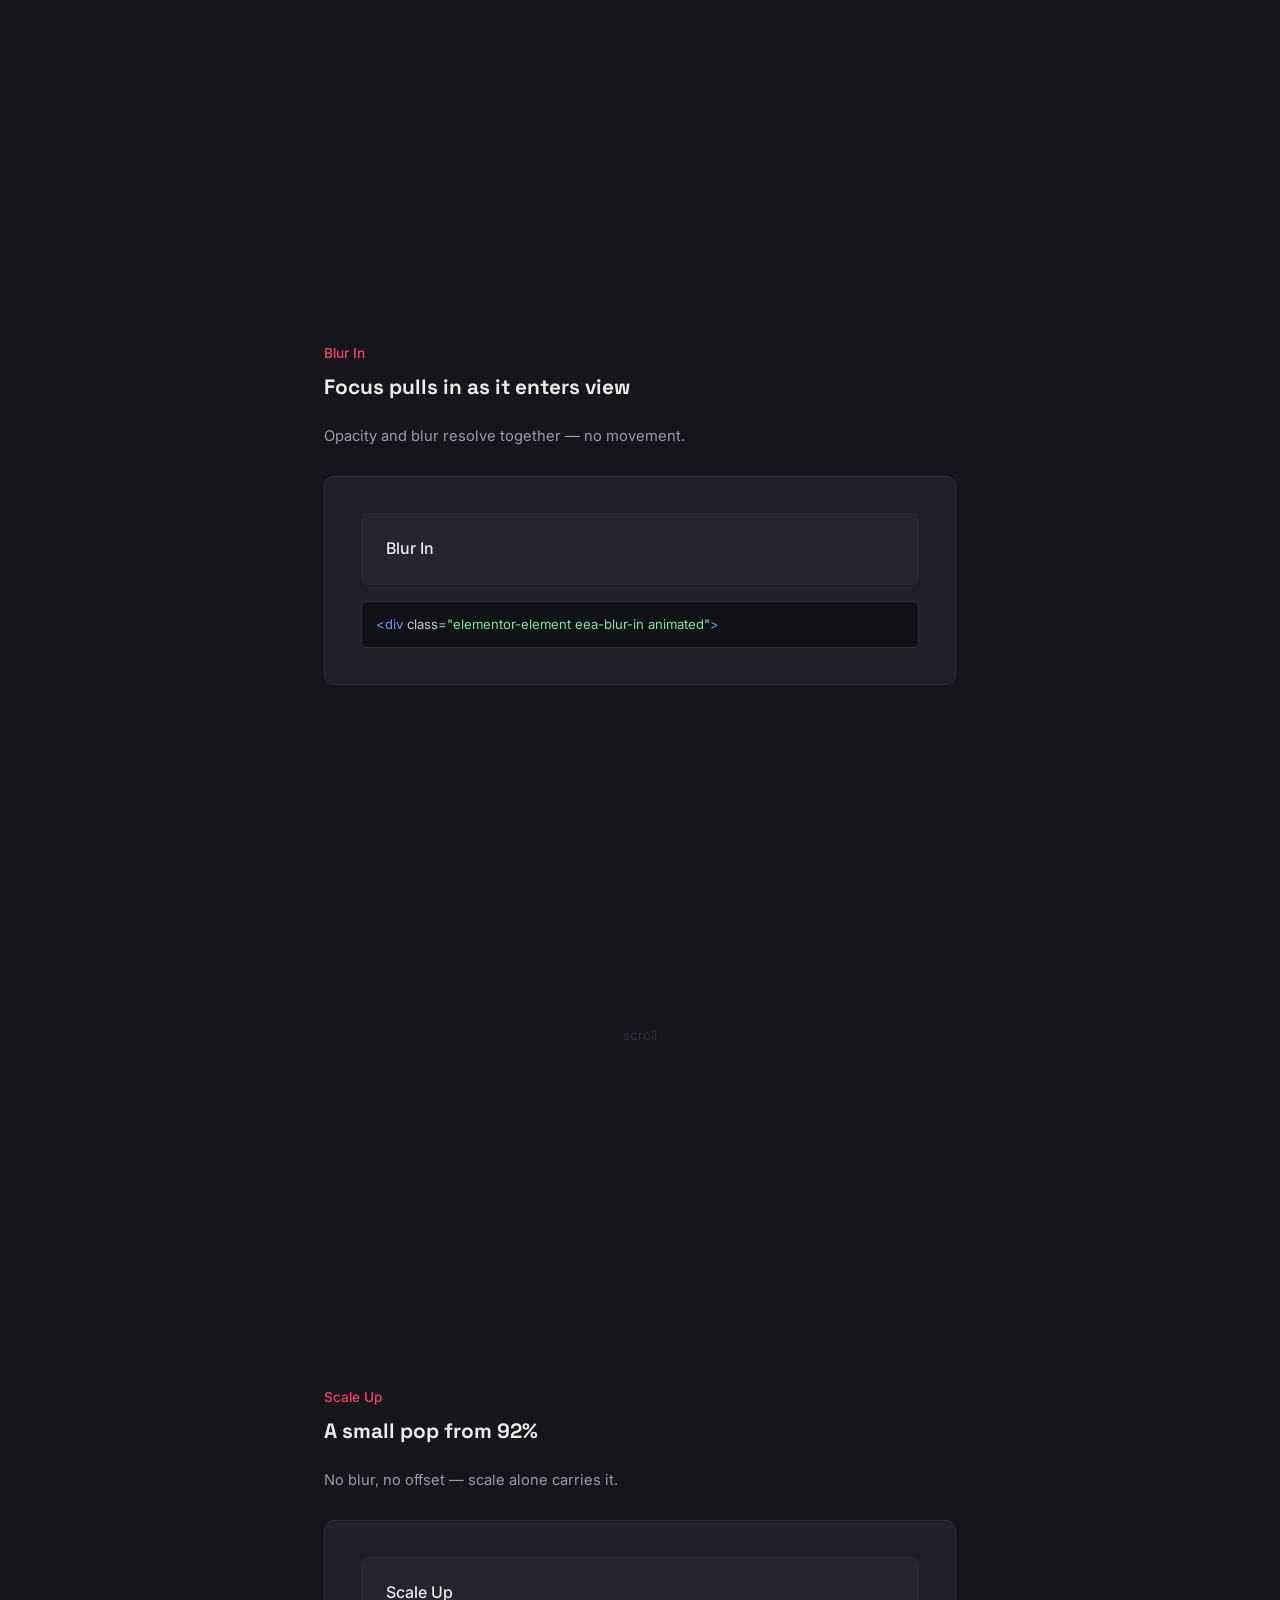
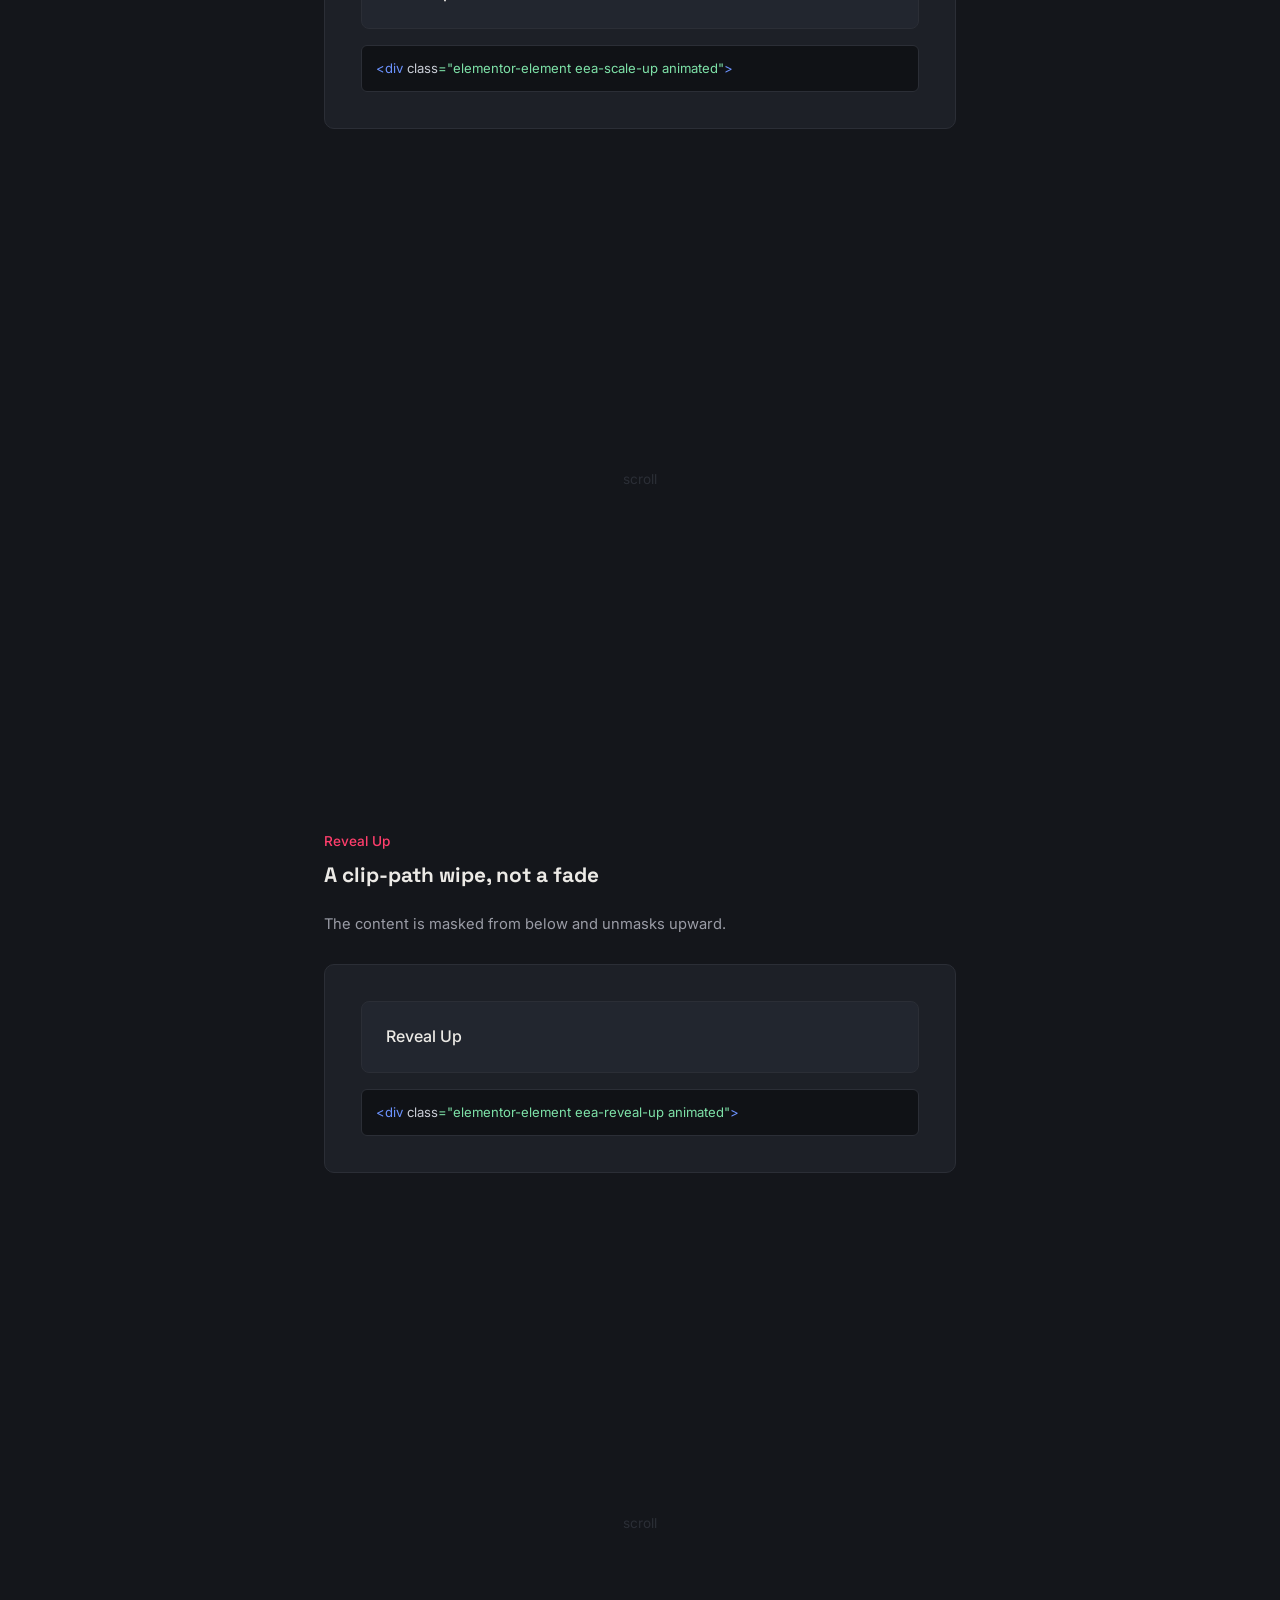
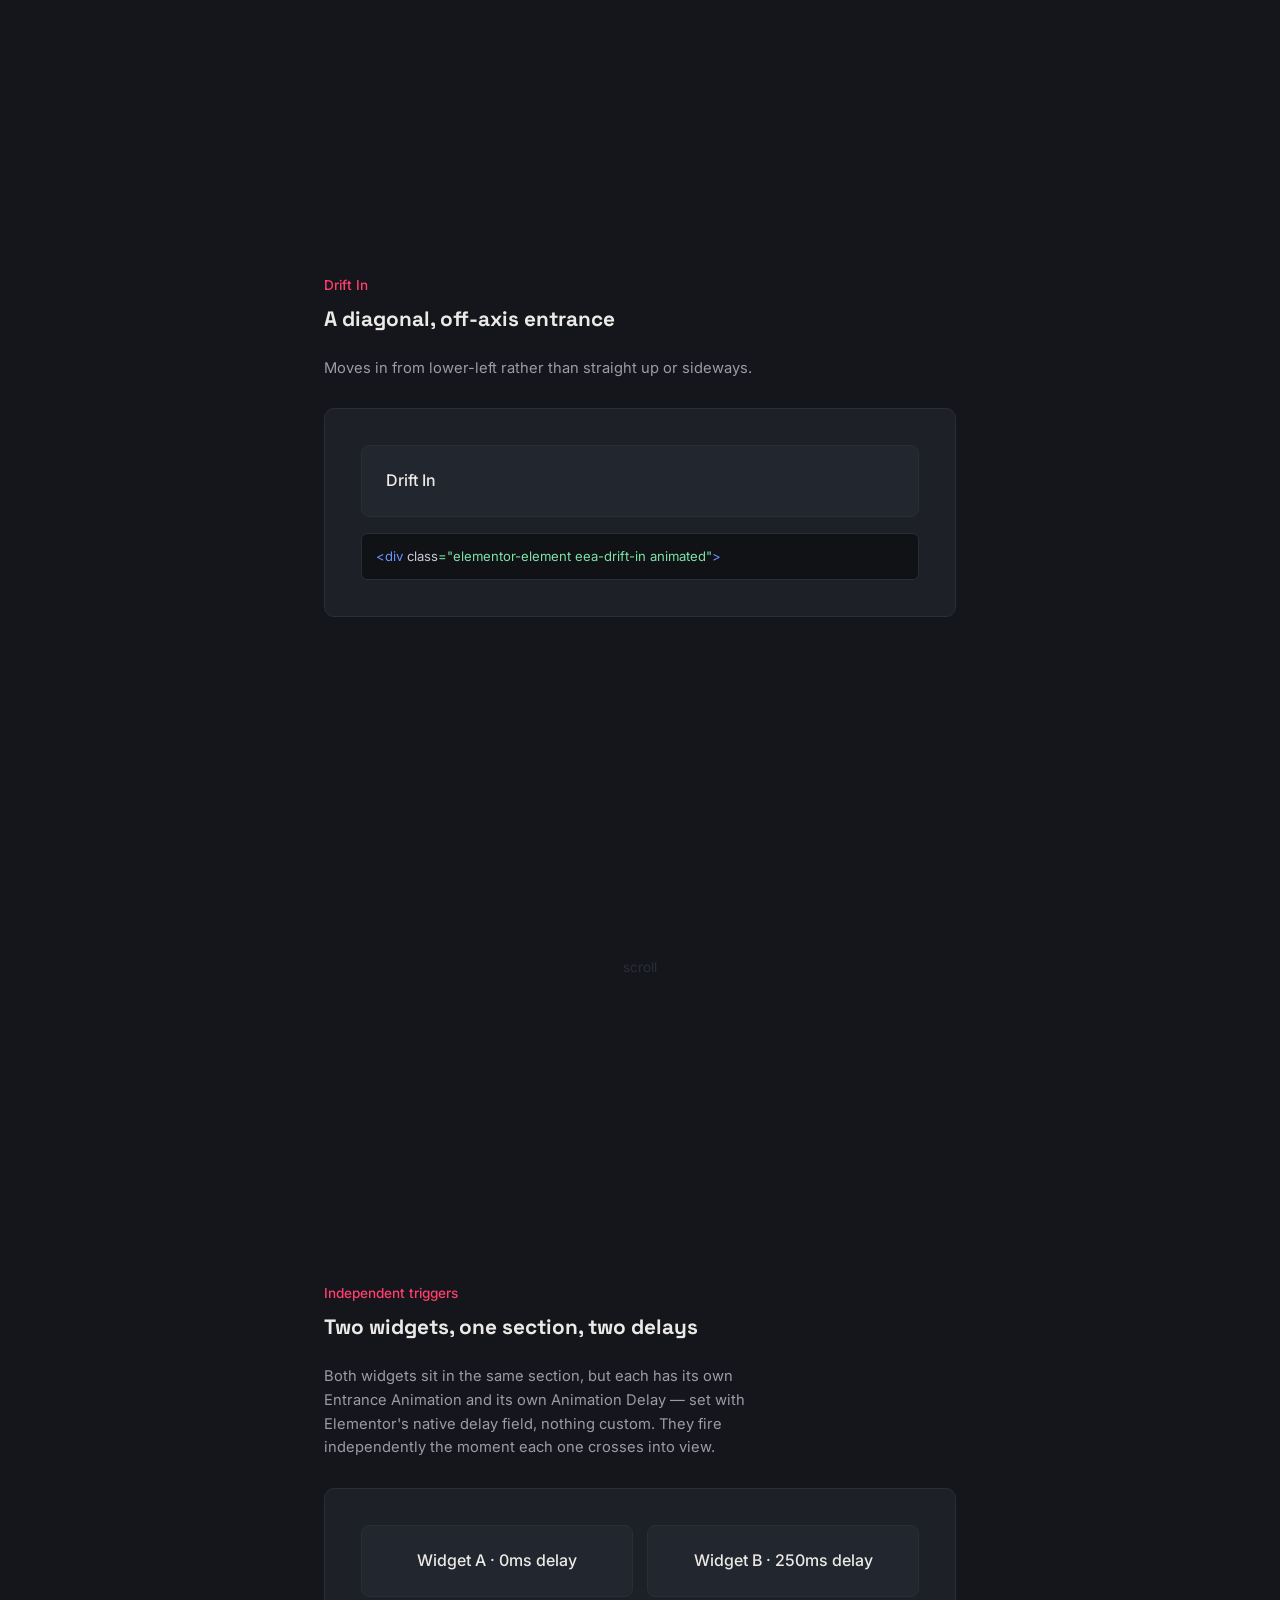
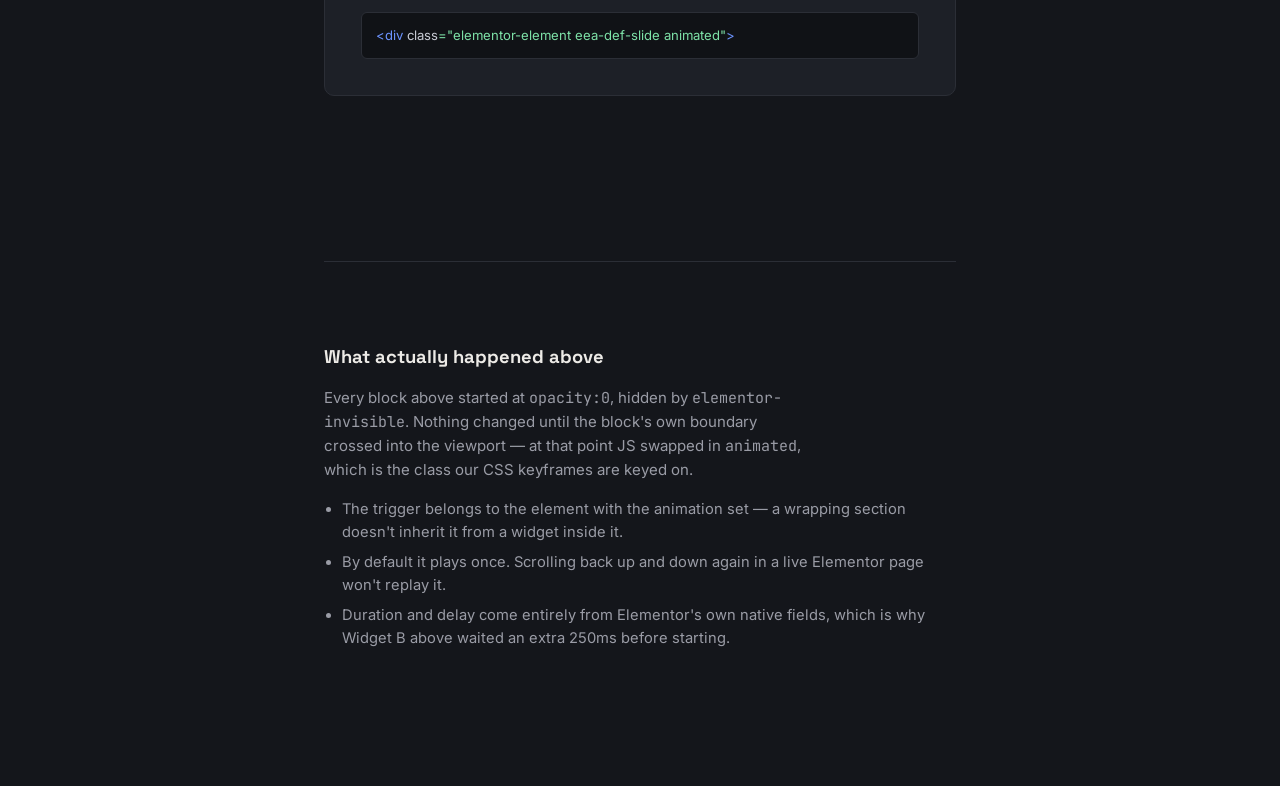
<file: elementor-extra-animations-demo.html>
<!DOCTYPE html>
<html lang="en">
<head>
<!-- Demo for Elementor Extra Animations v1.0.0 — not part of the install, preview only. -->
<meta charset="UTF-8">
<title>How Elementor entrance animations trigger</title>
<link rel="preconnect" href="https://fonts.googleapis.com">
<link href="https://fonts.googleapis.com/css2?family=Space+Grotesk:wght@500;600;700&family=Inter:wght@400;500;600&family=JetBrains+Mono:wght@400;500&display=swap" rel="stylesheet">
<style>
  :root{
    --bg:#14161B;
    --surface:#1D2027;
    --surface-2:#22262F;
    --text:#ECEAE6;
    --muted:#9A9CA6;
    --accent:#FF3E6C;
    --accent-soft:rgba(255,62,108,.14);
    --line:#2B2E36;
    --eea-ease-out: cubic-bezier(.22,1,.36,1);
    --eea-ease-spring: cubic-bezier(.34,1.56,.64,1);
  }
  *{box-sizing:border-box;}
  html{scroll-behavior:smooth;}
  body{
    margin:0;
    background:var(--bg);
    color:var(--text);
    font-family:'Inter',system-ui,sans-serif;
    line-height:1.6;
  }
  h1,h2,h3{font-family:'Space Grotesk',system-ui,sans-serif; margin:0 0 .4em;}
  code, .mono{font-family:'JetBrains Mono',ui-monospace,monospace;}

  .wrap{max-width:680px; margin:0 auto; padding:0 24px;}

  /* ---- intro ---- */
  .intro{padding:96px 0 64px;}
  .intro h1{font-size:2rem; letter-spacing:-.01em;}
  .intro p{color:var(--muted); font-size:1.02rem; max-width:56ch;}
  .scroll-hint{margin-top:48px; color:var(--muted); font-size:.9rem; display:flex; align-items:center; gap:8px;}
  .scroll-hint .arrow{animation: bob 1.6s ease-in-out infinite;}
  @keyframes bob{0%,100%{transform:translateY(0);}50%{transform:translateY(6px);}}

  /* ---- spacer between demos, forces real scrolling ---- */
  .spacer{height:38vh; display:flex; align-items:center; justify-content:center;}
  .spacer span{color:var(--line); font-size:.85rem;}

  /* ---- demo section ---- */
  .demo{min-height:78vh; display:flex; flex-direction:column; justify-content:center; padding:40px 0;}
  .demo .label{color:var(--accent); font-size:.85rem; font-weight:500; margin-bottom:6px;}
  .demo h2{font-size:1.3rem; margin-bottom:.3em;}
  .demo .desc{color:var(--muted); font-size:.92rem; margin-bottom:28px; max-width:52ch;}

  .stage{
    background:var(--surface);
    border:1px solid var(--line);
    border-radius:10px;
    padding:36px;
  }

  /* the element actually being observed/animated */
  .subject{
    background:var(--surface-2);
    border:1px solid var(--line);
    border-radius:8px;
    padding:22px 24px;
    font-weight:500;
  }

  .readout{
    margin-top:16px;
    padding:12px 14px;
    background:#101216;
    border:1px solid var(--line);
    border-radius:6px;
    font-size:.82rem;
    color:#7EE2A8;
    overflow-x:auto;
    white-space:nowrap;
  }
  .readout .tag{color:#6C93FF;}
  .readout .attr{color:#C9CDD6;}
  .readout .val{color:#7EE2A8;}

  /* ---- anatomy demo (section > column > widget) ---- */
  .anatomy-section{
    border:1px dashed #4A4E58;
    border-radius:10px;
    padding:20px;
  }
  .anatomy-tag{font-size:.72rem; color:var(--muted); margin-bottom:12px;}
  .anatomy-column{
    border:1px dashed #5A5E68;
    border-radius:8px;
    padding:16px;
  }
  .anatomy-column .anatomy-tag{margin-bottom:12px;}

  /* ---- stagger demo ---- */
  .stagger-row{display:flex; gap:14px; flex-wrap:wrap;}
  .stagger-row .subject{flex:1; min-width:150px; text-align:center;}

  /* =========== real kit CSS, copied as-is =========== */
  .elementor-element.elementor-invisible{ opacity:0; }
  .elementor-element.animated{
    animation-fill-mode: both;
    will-change: transform, opacity, filter;
  }
  .elementor-element.animated.eea-rise{ animation-name:eea-rise; animation-timing-function:var(--eea-ease-out); animation-duration:.8s; }
  .elementor-element.animated.eea-blur-in{ animation-name:eea-blur-in; animation-timing-function:var(--eea-ease-out); animation-duration:.8s; }
  .elementor-element.animated.eea-scale-up{ animation-name:eea-scale-up; animation-timing-function:var(--eea-ease-out); animation-duration:.8s; }
  .elementor-element.animated.eea-reveal-up{ animation-name:eea-reveal-up; animation-timing-function:var(--eea-ease-out); animation-duration:.8s; }
  .elementor-element.animated.eea-drift-in{ animation-name:eea-drift-in; animation-timing-function:var(--eea-ease-out); animation-duration:.8s; }
  .elementor-element.animated.eea-def-zoom{ animation-name:qz-def-zoom-stand-in; animation-timing-function:var(--eea-ease-spring); animation-duration:.7s; }
  .elementor-element.animated.eea-def-slide{ animation-name:eea-def-slide-stand-in; animation-timing-function:var(--eea-ease-out); animation-duration:.7s; }

  @keyframes eea-rise{ from{opacity:0; transform:translate3d(0,24px,0);} to{opacity:1; transform:translate3d(0,0,0);} }
  @keyframes eea-blur-in{ from{opacity:0; filter:blur(8px);} to{opacity:1; filter:blur(0);} }
  @keyframes eea-scale-up{ from{opacity:0; transform:scale3d(.92,.92,1);} to{opacity:1; transform:scale3d(1,1,1);} }
  @keyframes eea-reveal-up{ from{opacity:0; clip-path:inset(100% 0 0 0); transform:translate3d(0,12px,0);} to{opacity:1; clip-path:inset(0 0 0 0); transform:translate3d(0,0,0);} }
  @keyframes eea-drift-in{ from{opacity:0; transform:translate3d(-16px,8px,0);} to{opacity:1; transform:translate3d(0,0,0);} }
  @keyframes qz-def-zoom-stand-in{ from{opacity:0; transform:scale3d(.94,.94,1);} to{opacity:1; transform:scale3d(1,1,1);} }
  @keyframes eea-def-slide-stand-in{ from{opacity:0; transform:translate3d(0,40px,0);} to{opacity:1; transform:translate3d(0,0,0);} }

  @media (prefers-reduced-motion: reduce){
    .elementor-element.animated{ animation:none !important; }
    .elementor-invisible{ opacity:1 !important; filter:none !important; transform:none !important; }
  }

  /* ---- log panel ---- */
  .log{
    position:fixed; right:16px; bottom:16px;
    width:280px; max-width:calc(100vw - 32px);
    background:var(--surface); border:1px solid var(--line);
    border-radius:10px; padding:14px 16px;
    font-size:.78rem;
    box-shadow:0 12px 32px rgba(0,0,0,.4);
    z-index:10;
  }
  .log h3{font-size:.7rem; text-transform:none; color:var(--muted); font-weight:500; margin-bottom:8px; letter-spacing:.02em;}
  .log ul{list-style:none; margin:0; padding:0; display:flex; flex-direction:column; gap:5px; max-height:110px; overflow-y:auto;}
  .log li{color:#8CE6A9; font-family:'JetBrains Mono',monospace; font-size:.74rem;}
  .log li span{color:var(--muted);}
  .log .empty{color:var(--muted); font-style:normal;}

  .footer{padding:80px 0 120px; border-top:1px solid var(--line); margin-top:20px;}
  .footer h2{font-size:1.15rem;}
  .footer p{color:var(--muted); font-size:.94rem; max-width:54ch;}
  .footer ul{color:var(--muted); font-size:.92rem; padding-left:1.2em;}
  .footer li{margin-bottom:6px;}
</style>
</head>
<body>

<div class="wrap">

  <div class="intro">
    <h1>When does the animation actually start?</h1>
    <p>Scroll down. Each block below carries a real <code>class</code> attribute, watched by an Intersection Observer — the same mechanism Elementor's own frontend JS uses. Nothing plays until the element scrolls into view.</p>
    <div class="scroll-hint"><span class="arrow">↓</span> keep scrolling</div>
  </div>

  <div class="spacer"><span>scroll</span></div>

  <!-- ANATOMY: section > column > widget -->
  <div class="demo" id="demo-anatomy">
    <div class="label">Anatomy</div>
    <h2>Section → Column → Widget</h2>
    <p class="desc">Only the widget below has an Entrance Animation set. The section and column wrapping it are plain — they don't animate on their own just because the widget inside them does.</p>
    <div class="stage">
      <div class="anatomy-section">
        <div class="anatomy-tag mono">&lt;section&gt; — no animation set</div>
        <div class="anatomy-column">
          <div class="anatomy-tag mono">&lt;column&gt; — no animation set</div>
          <div class="subject elementor-element eea-rise elementor-invisible" data-name="Rise" data-class="eea-rise">Widget — Entrance Animation: Rise</div>
        </div>
      </div>
      <div class="readout" data-readout-for="demo-anatomy"></div>
    </div>
  </div>

  <div class="spacer"><span>scroll</span></div>

  <div class="demo" id="demo-blur">
    <div class="label">Blur In</div>
    <h2>Focus pulls in as it enters view</h2>
    <p class="desc">Opacity and blur resolve together — no movement.</p>
    <div class="stage">
      <div class="subject elementor-element eea-blur-in elementor-invisible" data-name="Blur In" data-class="eea-blur-in">Blur In</div>
      <div class="readout" data-readout-for="demo-blur"></div>
    </div>
  </div>

  <div class="spacer"><span>scroll</span></div>

  <div class="demo" id="demo-scale">
    <div class="label">Scale Up</div>
    <h2>A small pop from 92%</h2>
    <p class="desc">No blur, no offset — scale alone carries it.</p>
    <div class="stage">
      <div class="subject elementor-element eea-scale-up elementor-invisible" data-name="Scale Up" data-class="eea-scale-up">Scale Up</div>
      <div class="readout" data-readout-for="demo-scale"></div>
    </div>
  </div>

  <div class="spacer"><span>scroll</span></div>

  <div class="demo" id="demo-reveal">
    <div class="label">Reveal Up</div>
    <h2>A clip-path wipe, not a fade</h2>
    <p class="desc">The content is masked from below and unmasks upward.</p>
    <div class="stage">
      <div class="subject elementor-element eea-reveal-up elementor-invisible" data-name="Reveal Up" data-class="eea-reveal-up">Reveal Up</div>
      <div class="readout" data-readout-for="demo-reveal"></div>
    </div>
  </div>

  <div class="spacer"><span>scroll</span></div>

  <div class="demo" id="demo-drift">
    <div class="label">Drift In</div>
    <h2>A diagonal, off-axis entrance</h2>
    <p class="desc">Moves in from lower-left rather than straight up or sideways.</p>
    <div class="stage">
      <div class="subject elementor-element eea-drift-in elementor-invisible" data-name="Drift In" data-class="eea-drift-in">Drift In</div>
      <div class="readout" data-readout-for="demo-drift"></div>
    </div>
  </div>

  <div class="spacer"><span>scroll</span></div>

  <!-- STAGGER: two widgets, one section, independent triggers + delay -->
  <div class="demo" id="demo-stagger">
    <div class="label">Independent triggers</div>
    <h2>Two widgets, one section, two delays</h2>
    <p class="desc">Both widgets sit in the same section, but each has its own Entrance Animation and its own Animation Delay — set with Elementor's native delay field, nothing custom. They fire independently the moment each one crosses into view.</p>
    <div class="stage">
      <div class="stagger-row">
        <div class="subject elementor-element eea-def-zoom elementor-invisible" data-name="Zoom (0ms delay)" data-class="eea-def-zoom" style="animation-delay:0ms;">Widget A · 0ms delay</div>
        <div class="subject elementor-element eea-def-slide elementor-invisible" data-name="Slide (250ms delay)" data-class="eea-def-slide" style="animation-delay:250ms;">Widget B · 250ms delay</div>
      </div>
      <div class="readout" data-readout-for="demo-stagger"></div>
    </div>
  </div>

  <div class="footer">
    <h2>What actually happened above</h2>
    <p>Every block above started at <code>opacity:0</code>, hidden by <code>elementor-invisible</code>. Nothing changed until the block's own boundary crossed into the viewport — at that point JS swapped in <code>animated</code>, which is the class our CSS keyframes are keyed on.</p>
    <ul>
      <li>The trigger belongs to the element with the animation set — a wrapping section doesn't inherit it from a widget inside it.</li>
      <li>By default it plays once. Scrolling back up and down again in a live Elementor page won't replay it.</li>
      <li>Duration and delay come entirely from Elementor's own native fields, which is why Widget B above waited an extra 250ms before starting.</li>
    </ul>
  </div>

</div>

<div class="log">
  <h3>Trigger log</h3>
  <ul id="log-list"><li class="empty">— nothing triggered yet —</li></ul>
</div>

<script>
  const logList = document.getElementById('log-list');
  let logged = false;

  function addLog(name){
    if(!logged){ logList.innerHTML = ''; logged = true; }
    const li = document.createElement('li');
    const t = new Date().toLocaleTimeString([], {hour12:false});
    li.innerHTML = `<span>${t}</span> ${name} triggered`;
    logList.prepend(li);
    while(logList.children.length > 5) logList.removeChild(logList.lastChild);
  }

  function renderReadout(el, animated){
    const demo = el.closest('.demo');
    if(!demo) return;
    const box = demo.querySelector('.readout');
    if(!box) return;
    const cls = animated
      ? `elementor-element ${el.dataset.class} animated`
      : `elementor-element ${el.dataset.class} elementor-invisible`;
    box.innerHTML = `<span class="tag">&lt;div</span> <span class="attr">class</span>=<span class="val">"${cls}"</span><span class="tag">&gt;</span>`;
  }

  const subjects = document.querySelectorAll('.subject');
  subjects.forEach(el => renderReadout(el, false));

  const observer = new IntersectionObserver((entries) => {
    entries.forEach(entry => {
      if(entry.isIntersecting){
        const el = entry.target;
        el.classList.remove('elementor-invisible');
        el.classList.add('animated');
        renderReadout(el, true);
        addLog(el.dataset.name);
        observer.unobserve(el); // matches Elementor's default: fires once
      }
    });
  }, { threshold: 0.3, rootMargin: '0px 0px -10% 0px' });

  subjects.forEach(el => observer.observe(el));
</script>

</body>
</html>
</file>
